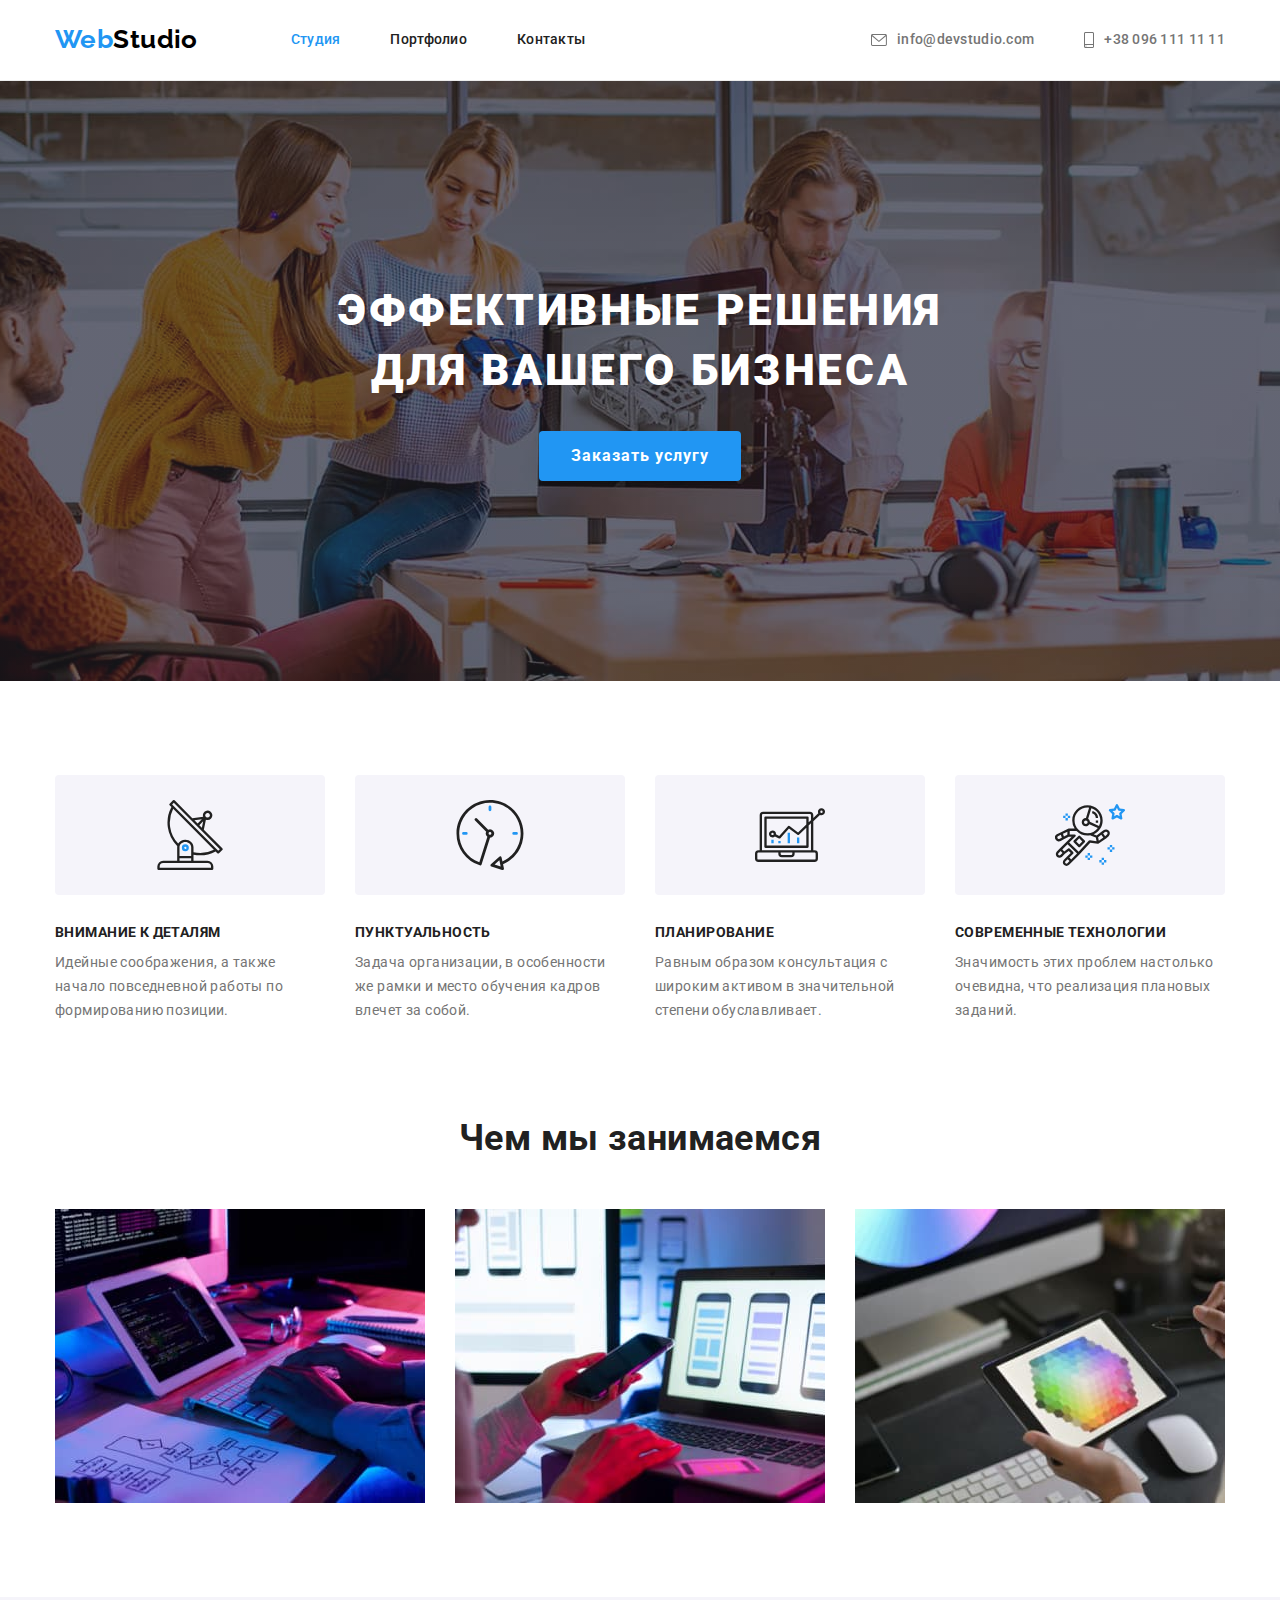
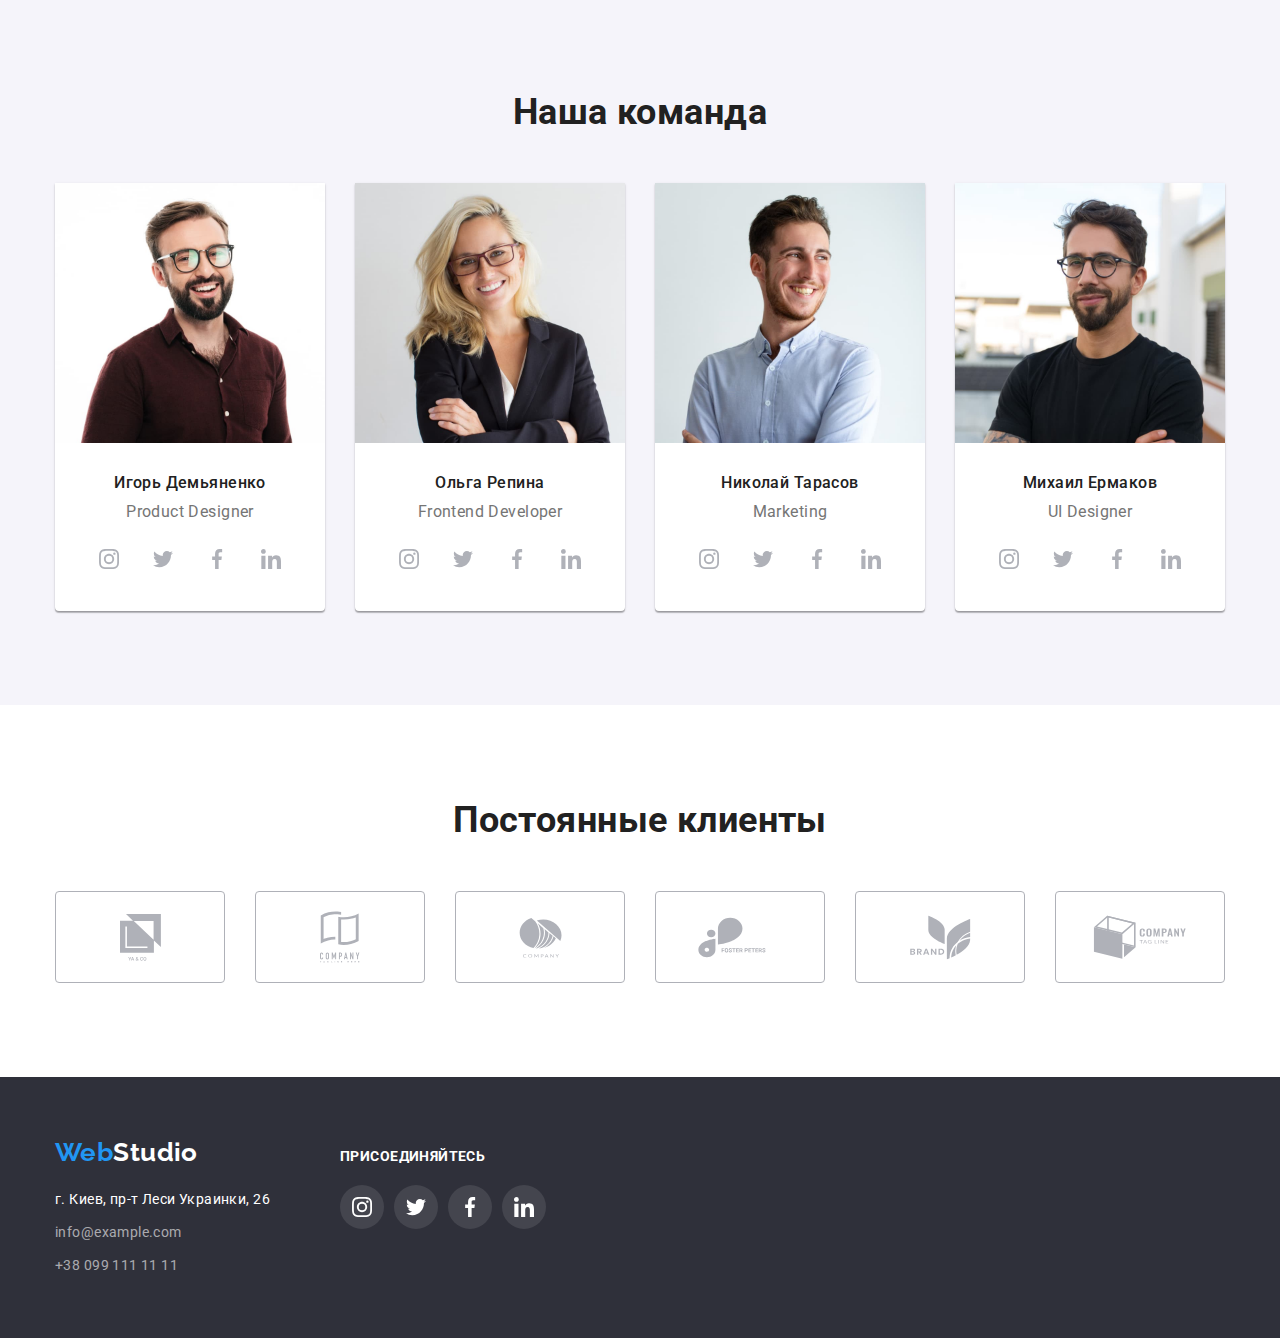
<file: index.html>
<!DOCTYPE html>
<html lang="ru">
<head>
    <meta charset="UTF-8">
    <meta http-equiv="X-UA-Compatible" content="IE=edge">
    <meta name="viewport" content="width=device-width, initial-scale=1.0">
    <title>Студия</title>
    <link rel="preconnect" href="https://fonts.googleapis.com">
    <link rel="preconnect" href="https://fonts.gstatic.com" crossorigin>
    <link href="https://fonts.googleapis.com/css2?family=Raleway:wght@700&family=Roboto:wght@400;500;700;900&display=swap"
        rel="stylesheet">
    <link rel="stylesheet" href="https://cdnjs.cloudflare.com/ajax/libs/modern-normalize/1.1.0/modern-normalize.min.css">
    <link rel="stylesheet" href="./css/styles.css"/>
</head>
<body>
    <header>
        <div class="container header">
            <nav class="nav"><a href="./index.html" class="logo logo-black"><span class="accent">Web</span>Studio</a>            
                <ul class="nav-list">
                    <li><a href="./index.html" class="nav-link current">Студия</a> </li>
                    <li><a href="./portfolio.html" class="nav-link">Портфолио</a> </li>
                    <li><a href="#" class="nav-link">Контакты</a> </li>
                </ul>
            </nav>
            <ul class="contact">
                <li>
                    <a href="mailto:info@devstudio.com" class="contacts-link">
                        <svg class="envelope" width="16" height="12">
                            <use href="./img/symbol-defs.svg#envelope"></use>
                        </svg>
                        info@devstudio.com</a>
                </li>
                <li>
                    <a href="tel:+380961111111" class="contacts-link">
                        <svg class="smartphone" width="10" height="16">
                            <use href="./img/symbol-defs.svg#smartphone"></use>
                        </svg>
                        +38 096 111 11 11</a>
                </li>
            </ul>  
        </div>
    </header>
    <main>
        <!-- Секція Hero -->
        <section class="hero overlay">
            <div class="container">
                <h1 class="main-title">Эффективные решения для вашего бизнеса</h1>
                <button type="button" class="main-button">
                    Заказать услугу
                </button>                
            </div>           
        </section>
        <!-- Наші особливості -->
        <section class="features section">
            <div class="container">
                <h2 class="visually-hidden">Наши особенности</h2>
                <ul class="feature-list">
                    <li>
                        <div class="feature-box">
                            <svg class="antenna" width="70" height="70">
                                <use href="./img/symbol-defs.svg#antenna"></use>
                            </svg>
                        </div>
                        <h3 class="feature-title">Внимание к деталям</h3>
                        <p class="feature-text">Идейные соображения, а также начало повседневной работы по формированию позиции.</p>
                    </li>
                    <li>
                        <div class="feature-box">
                            <svg class="clock" width="70" height="70">
                                <use href="./img/symbol-defs.svg#clock"></use>
                            </svg>
                        </div>
                        <h3 class="feature-title">Пунктуальность</h3>
                        <p class="feature-text">Задача организации, в особенности же рамки и место обучения кадров влечет за собой.</p>
                    </li>
                    <li>
                        <div class="feature-box">
                            <svg class="diagram" width="70" height="70">
                                <use href="./img/symbol-defs.svg#diagram"></use>
                            </svg>
                        </div>
                        <h3 class="feature-title">Планирование</h3>
                        <p class="feature-text">Равным образом консультация с широким активом в значительной степени обуславливает.</p>
                    </li>
                    <li>
                        <div class="feature-box">
                            <svg class="astronaut" width="70" height="70">
                                <use href="./img/symbol-defs.svg#astronaut"></use>
                            </svg>
                        </div>
                        <h3 class="feature-title">Современные технологии</h3>
                        <p class="feature-text">Значимость этих проблем настолько очевидна, что реализация плановых заданий.</p>
                    </li>
                </ul>
            </div>
        </section>
        <!-- чим ми займаємось -->
        <section class="section works">
            <div class="container">
                <h2 class="secondary-title">Чем мы занимаемся</h2>
                <ul class="works-list">
                    <li>
                        <!-- Чи є фото посиланням -->
                        <!-- <a href="#">
                        <img src="/img/box1.jpg" alt="Верстка сайтов" width="370">
                        </a> -->
                        <img src="./img/box1.jpg" alt="Верстка сайтов" width="370" class="no-gap">
                    </li>
                    <li>
                        <img src="./img/box2.jpg" alt="Создание мобильных приложений" width="370" class="no-gap">
                    </li>
                    <li>
                        <img src="./img/box3.jpg" alt="Разработка дизайна" width="370" class="no-gap">
                    </li>
                </ul>
            </div>
        </section>
        <!-- наша команда -->
        <section class="team section">
            <div class="container">
                <h2 class="secondary-title">Наша команда</h2>
                <ul class="team-list">
                    <li class="team-link">
                        <img src="./img/team1.jpg" alt="Игорь Демьяненко" width="270">
                        <h3 class="team-title">Игорь Демьяненко</h3>
                        <p class="team-text">Product Designer</p>

                        <ul>
                            <li class="team-social">
                                <a href="#">
                                    <svg class="instagram" width="20" height="20">
                                        <use href="./img/symbol-defs.svg#instagram"></use>
                                    </svg>
                                </a>
                            </li>
                            <li class="team-social">
                                <a href="#">
                                    <svg class="twitter" width="20" height="20">
                                        <use href="./img/symbol-defs.svg#twitter"></use>
                                    </svg>
                                </a>
                            </li>
                            <li class="team-social">
                                <a href="#">
                                    <svg class="facebook" width="20" height="20">
                                        <use href="./img/symbol-defs.svg#facebook"></use>
                                    </svg>
                                </a>
                            </li>
                            <li class="team-social">
                                <a href="#">
                                    <svg class="linkedin" width="20" height="20">
                                        <use href="./img/symbol-defs.svg#linkedin"></use>
                                    </svg>
                                </a>
                            </li>
                        </ul>
                    </li>
                    <li class="team-link">
                        <img src="./img/team2.jpg" alt="Ольга Репина" width="270">
                        <h3 class="team-title">Ольга Репина</h3>
                        <p class="team-text">Frontend Developer</p>
                        <ul>
                            <li class="team-social">
                                <a href="#">
                                    <svg class="instagram" width="20" height="20">
                                        <use href="./img/symbol-defs.svg#instagram"></use>
                                    </svg>
                                </a>
                            </li>
                            <li class="team-social">
                                <a href="#">
                                    <svg class="twitter" width="20" height="20">
                                        <use href="./img/symbol-defs.svg#twitter"></use>
                                    </svg>
                                </a>
                            </li>
                            <li class="team-social">
                                <a href="#">
                                    <svg class="facebook" width="20" height="20">
                                        <use href="./img/symbol-defs.svg#facebook"></use>
                                    </svg>
                                </a>
                            </li>
                            <li class="team-social">
                                <a href="#">
                                    <svg class="linkedin" width="20" height="20">
                                        <use href="./img/symbol-defs.svg#linkedin"></use>
                                    </svg>
                                </a>
                            </li>
                        </ul>
                    </li>
                    <li class="team-link">
                        <img src="./img/team3.jpg" alt="Николай Тарасов" width="270">
                        <h3 class="team-title">Николай Тарасов</h3>
                        <p class="team-text">Marketing</p>
                        <ul>
                            <li class="team-social">
                                <a href="#">
                                    <svg class="instagram" width="20" height="20">
                                        <use href="./img/symbol-defs.svg#instagram"></use>
                                    </svg>
                                </a>
                            </li>
                            <li class="team-social">
                                <a href="#">
                                    <svg class="twitter" width="20" height="20">
                                        <use href="./img/symbol-defs.svg#twitter"></use>
                                    </svg>
                                </a>
                            </li>
                            <li class="team-social">
                                <a href="#">
                                    <svg class="facebook" width="20" height="20">
                                        <use href="./img/symbol-defs.svg#facebook"></use>
                                    </svg>
                                </a>
                            </li>
                            <li class="team-social">
                                <a href="#">
                                    <svg class="linkedin" width="20" height="20">
                                        <use href="./img/symbol-defs.svg#linkedin"></use>
                                    </svg>
                                </a>
                            </li>
                        </ul>
                    </li>
                    <li class="team-link">
                        <img src="./img/team4.jpg" alt="Михаил Ермаков" width="270">
                        <h3 class="team-title">Михаил Ермаков</h3>
                        <p class="team-text">UI Designer</p>
                        <ul>
                            <li class="team-social">
                                <a href="#">
                                    <svg class="instagram" width="20" height="20">
                                        <use href="./img/symbol-defs.svg#instagram"></use>
                                    </svg>
                                </a>
                            </li>
                            <li class="team-social">
                                <a href="#">
                                    <svg class="twitter" width="20" height="20">
                                        <use href="./img/symbol-defs.svg#twitter"></use>
                                    </svg>
                                </a>
                            </li>
                            <li class="team-social">
                                <a href="#">
                                    <svg class="facebook" width="20" height="20">
                                        <use href="./img/symbol-defs.svg#facebook"></use>
                                    </svg>
                                </a>
                            </li>
                            <li class="team-social">
                                <a href="#">
                                    <svg class="linkedin" width="20" height="20">
                                        <use href="./img/symbol-defs.svg#linkedin"></use>
                                    </svg>
                                </a>
                            </li>
                        </ul>
                    </li>
                </ul>
            </div>
        </section>

        <!-- постійні клієнти -->
        <section class="section">
            <div class="container">
                <h2 class="secondary-title">Постоянные клиенты</h2>
                <ul class="clients-list">
                    <li class="clients-item">
                        <a href="#">
                            <svg class="client1" width="41" height="47">
                                <use href="./img/symbol-defs.svg#client1"></use>
                            </svg>
                        </a>
                    </li>
                    <li class="clients-item">
                        <a href="#">
                            <svg class="client2" width="40" height="52">
                                <use href="./img/symbol-defs.svg#client2"></use>
                            </svg>
                        </a>
                    </li>
                    <li class="clients-item">
                        <a href="#">
                            <svg class="client3" width="43" height="41">
                                <use href="./img/symbol-defs.svg#client3"></use>
                            </svg>
                        </a>
                    </li>
                    <li class="clients-item">
                        <a href="#">
                            <svg class="client4" width="84" height="41">
                                <use href="./img/symbol-defs.svg#client4"></use>
                            </svg>
                        </a>
                    </li>
                    <li class="clients-item">
                        <a href="#">
                            <svg class="client5" width="63" height="45">
                                <use href="./img/symbol-defs.svg#client5"></use>
                            </svg>
                        </a>
                    </li>
                    <li class="clients-item">
                        <a href="#">
                            <svg class="client6" width="94" height="44">
                                <use href="./img/symbol-defs.svg#client6"></use>
                            </svg>
                        </a>
                    </li>
                </ul>                
            </div>
        </section>
    </main>
    <footer>
        <div class="container footer-box">
            <div class="footer-contacts">
                <a href="./index.html" class="logo logo-white"><span class="accent">Web</span>Studio</a>
                <address class="address">
                    <ul>
                        <li>г. Киев, пр-т Леси Украинки, 26</li>
                        <li><a href="mailto:info@example.com" class="address-link">info@example.com</a></li>
                        <li><a href="tel:+380991111111" class="address-link">+38 099 111 11 11</a></li>
                    </ul>
                </address>
            </div>
            <div class="footer-stbox">
                <strong>присоединяйтесь</strong>
                <ul class="footer-list">
                    <li class="footer-social">
                        <a href="#">
                            <svg class="instagram" width="20" height="20">
                                <use href="./img/symbol-defs.svg#instagram"></use>
                            </svg>
                        </a>
                    </li>
                    <li class="footer-social">
                        <a href="#">
                            <svg class="twitter" width="20" height="20">
                                <use href="./img/symbol-defs.svg#twitter"></use>
                            </svg>
                        </a>
                    </li>
                    <li class="footer-social">
                        <a href="#">
                            <svg class="facebook" width="20" height="20">
                                <use href="./img/symbol-defs.svg#facebook"></use>
                            </svg>
                        </a>
                    </li>
                    <li class="footer-social">
                        <a href="#">
                            <svg class="linkedin" width="20" height="20">
                                <use href="./img/symbol-defs.svg#linkedin"></use>
                            </svg>
                        </a>
                    </li>
                </ul>
            </div>  
        </div>
    </footer>    
</body>
</html>
</file>
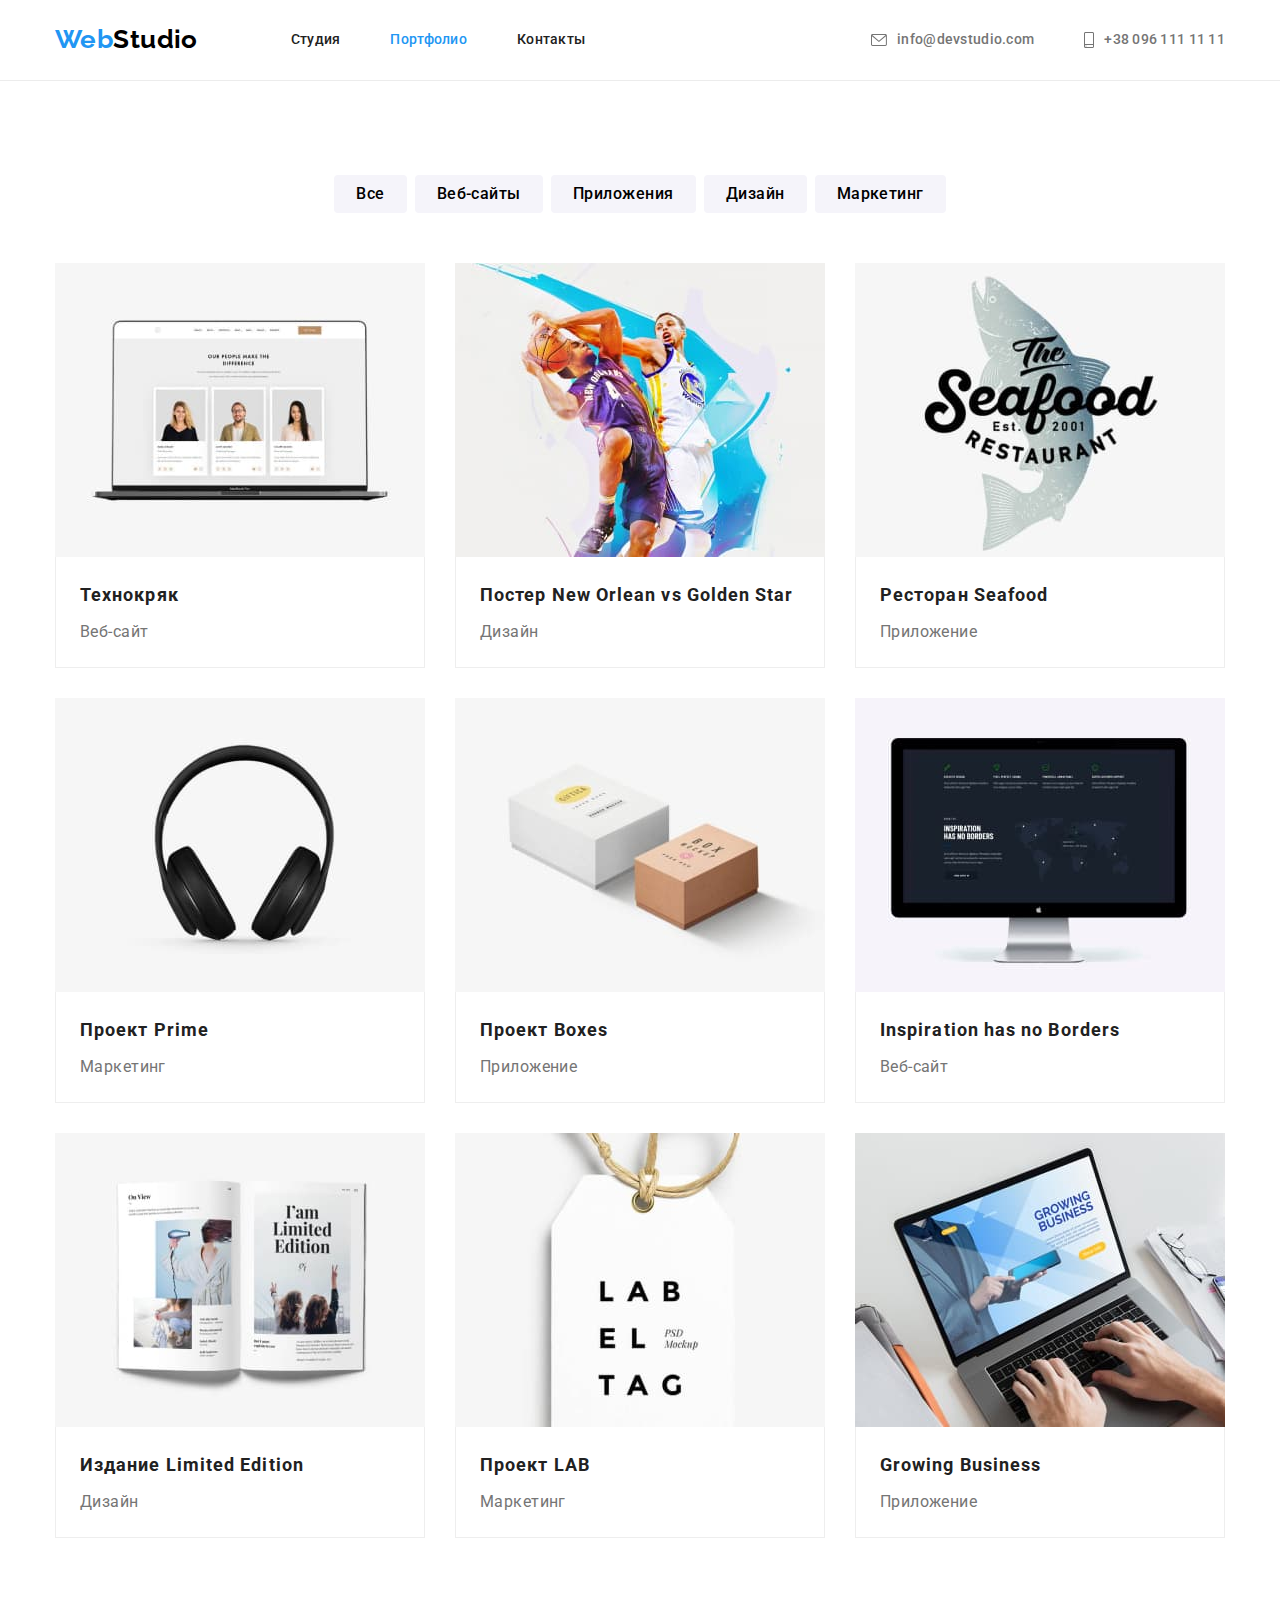
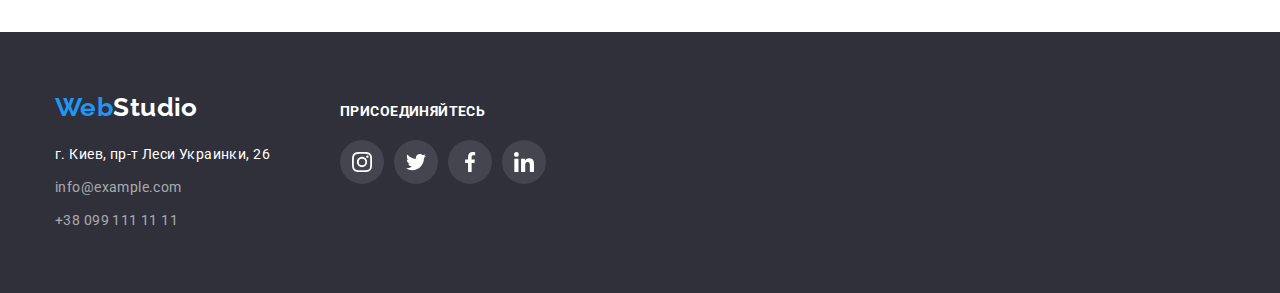
<file: portfolio.html>
<!DOCTYPE html>
<html lang="ru">

<head>
    <meta charset="UTF-8">
    <meta http-equiv="X-UA-Compatible" content="IE=edge">
    <meta name="viewport" content="width=device-width, initial-scale=1.0">
    <title>Студия-Портфолио</title>
    <link rel="preconnect" href="https://fonts.googleapis.com">
    <link rel="preconnect" href="https://fonts.gstatic.com" crossorigin>
    <link href="https://fonts.googleapis.com/css2?family=Raleway:wght@700&family=Roboto:wght@400;500;700;900&display=swap"
        rel="stylesheet">
    <link rel="stylesheet" href="https://cdnjs.cloudflare.com/ajax/libs/modern-normalize/1.1.0/modern-normalize.min.css">
    <link rel="stylesheet" href="./css/styles.css"/>
</head>

<body>
    <header>
        <div class="container header">
            <nav class="nav"><a href="./index.html" class="logo logo-black"><span class="accent">Web</span>Studio</a>            
                <ul class="nav-list">
                    <li><a href="./index.html" class="nav-link">Студия</a> </li>
                    <li><a href="./portfolio.html" class="nav-link current">Портфолио</a> </li>
                    <li><a href="#" class="nav-link">Контакты</a> </li>
                </ul>
            </nav>
            <ul class="contact">
                <li>
                    <a href="mailto:info@devstudio.com" class="contacts-link">
                        <svg class="envelope" width="16" height="12">
                            <use href="./img/symbol-defs.svg#envelope"></use>
                        </svg>
                        info@devstudio.com</a>
                </li>
                <li>
                    <a href="tel:+380961111111" class="contacts-link">
                        <svg class="smartphone" width="10" height="16">
                            <use href="./img/symbol-defs.svg#smartphone"></use>
                        </svg>
                        +38 096 111 11 11</a>
                </li>
            </ul>  
        </div>
    </header>
    <main>
        <section class="section">
            <div class="container">
                <h1 class="visually-hidden">Наши проекты</h1>
                <!-- Фільтр -->
                <ul class="filter">
                    <li><button type="button" class="button-filter">Все</button></li>
                    <li><button type="button" class="button-filter">Веб-сайты</button></li>
                    <li><button type="button" class="button-filter">Приложения</button></li>
                    <li><button type="button" class="button-filter">Дизайн</button></li>
                    <li><button type="button" class="button-filter">Маркетинг</button></li>
                </ul>                
                <!-- Елементи фільтру -->
                <ul class="project-items">
                    <li>
                        <a href="#" class="project-link">
                            <img src="./img/2-1.jpg" alt="Веб-сайт Технокряк" width="370">
                            <div class="project-link-container">
                                <h2 class="project-title">Технокряк</h2>
                                <p class="project-text">Веб-сайт</p>
                            </div>
                        </a>
                    </li>
                    <li>
                        <a href="#" class="project-link">
                            <img src="./img/2-2.jpg" alt="Постер с баскетболистами" width="370">
                            <div class="project-link-container">
                                <h2 class="project-title">Постер New Orlean vs Golden Star</h2>
                                <p class="project-text">Дизайн</p>
                            </div>
                        </a>
                    </li>
                    <li>
                        <a href="#" class="project-link">
                            <img src="./img/2-3.jpg" alt="Эмблема ресторана Seafood" width="370">
                            <div class="project-link-container">
                                <h2 class="project-title">Ресторан Seafood</h2>
                                <p class="project-text">Приложение</p>
                            </div>
                        </a>
                    </li>
                    <li>
                        <a href="#" class="project-link">
                            <img src="./img/2-4.jpg" alt="Наушники" width="370">
                            <div class="project-link-container">
                                <h2 class="project-title">Проект Prime</h2>
                                <p class="project-text">Маркетинг</p>
                            </div>
                        </a>
                    </li>
                    <li>
                        <a href="#" class="project-link">
                            <img src="./img/2-5.jpg" alt="Две коробки" width="370">
                            <div class="project-link-container">
                                <h2 class="project-title">Проект Boxes</h2>
                                <p class="project-text">Приложение</p>
                            </div>
                        </a>
                    </li>
                    <li>
                        <a href="#" class="project-link">
                            <img src="./img/2-6.jpg" alt="Монитор" width="370">
                            <div class="project-link-container">
                                <h2 class="project-title">Inspiration has no Borders</h2>
                                <p class="project-text">Веб-сайт</p>
                            </div>
                        </a>
                    </li>
                    <li>
                        <a href="#" class="project-link">
                            <img src="./img/2-7.jpg" alt="Журнал" width="370">
                            <div class="project-link-container">
                                <h2 class="project-title">Издание Limited Edition</h2>
                                <p class="project-text">Дизайн</p>
                            </div>
                        </a>
                    </li>
                    <li>
                        <a href="#" class="project-link">
                            <img src="./img/2-8.jpg" alt="Этикетка" width="370">
                            <div class="project-link-container">
                                <h2 class="project-title">Проект LAB</h2>
                                <p class="project-text">Маркетинг</p>
                            </div>
                        </a>
                    </li>
                    <li>
                        <a href="#" class="project-link">
                            <img src="./img/2-9.jpg" alt="Ноутбук" width="370">
                            <div class="project-link-container">
                                <h2 class="project-title">Growing Business</h2>
                                <p class="project-text">Приложение</p>
                            </div>
                        </a>
                    </li>
                </ul>
            </div>
        </section>        
    </main>    
    <footer>
        <div class="container footer-box">
            <div class="footer-contacts">
                <a href="./index.html" class="logo logo-white"><span class="accent">Web</span>Studio</a>
                <address class="address">
                    <ul>
                        <li>г. Киев, пр-т Леси Украинки, 26</li>
                        <li><a href="mailto:info@example.com" class="address-link">info@example.com</a></li>
                        <li><a href="tel:+380991111111" class="address-link">+38 099 111 11 11</a></li>
                    </ul>
                </address>
            </div>
            <div class="footer-stbox">
                <strong>присоединяйтесь</strong>
                <ul class="footer-list">
                    <li class="footer-social">
                        <a href="#">
                            <svg class="instagram" width="20" height="20">
                                <use href="./img/symbol-defs.svg#instagram"></use>
                            </svg>
                        </a>
                    </li>
                    <li class="footer-social">
                        <a href="#">
                            <svg class="twitter" width="20" height="20">
                                <use href="./img/symbol-defs.svg#twitter"></use>
                            </svg>
                        </a>
                    </li>
                    <li class="footer-social">
                        <a href="#">
                            <svg class="facebook" width="20" height="20">
                                <use href="./img/symbol-defs.svg#facebook"></use>
                            </svg>
                        </a>
                    </li>
                    <li class="footer-social">
                        <a href="#">
                            <svg class="linkedin" width="20" height="20">
                                <use href="./img/symbol-defs.svg#linkedin"></use>
                            </svg>
                        </a>
                    </li>
                </ul>
            </div>  
        </div>
    </footer>  
</body>

</html>
</file>
<file: css/styles.css>
.visually-hidden {
  position: absolute;
  width: 1px;
  height: 1px;
  margin: -1px;
  border: 0;
  padding: 0;
  
  white-space: nowrap;
  clip-path: inset(100%);
  clip: rect(0 0 0 0);
  overflow: hidden;
}

:root {
  --primary-text-color: #212121;
  --secondary-text-color: #757575;
  --primary-white-color: #FFFFFF;
  --accent-colour: #2196F3;
  --footer-gray: rgba(255, 255, 255, 0.6);
  --main-background: #FFFFFF;
  --secondary-background: #2F303A;
  --alternative-background: #F5F4FA;
  --logo-black: #000000;
}

/* font-family: 'Raleway',
sans-serif;

font-family: 'Roboto',
sans-serif; */

ul {
  list-style: none;
  margin: 0;
  padding-left: 0;
}
h1, h2, h3, h4, h5, p {
  margin: 0;
}

a {
  text-decoration: none;
}

img {
	display: block;
	max-width: 100%;
	height: auto;
}


body {
  font-family: 'Roboto', sans-serif;
  letter-spacing: 0.03em;
  font-size: 14px;
  /* font-style: normal; */
  /* font-weight: 400; */
  color: var(--primary-text-color);
  background-color: var(--main-background);  
}

.container {
  width: 1200px;
  padding-left: 15px;
  padding-right: 15px;
  margin-left: auto;
  margin-right: auto;
}
.section {
  padding-top: 94px;
  padding-bottom: 94px;
}

/* Header-styles */

.header {
  display: flex;
  align-items: center;
}

.nav{display: flex;}

.nav-list {
  display: flex;
  align-items: center;
}
.nav-list> li:not(:last-child) {
  margin-right: 50px;
}

.contact>li:not(:last-child) {
  margin-right: 50px;
}

.contact {
  display: flex;
  margin-left: auto;
}

.nav .logo {
  padding-top: 24px;
  padding-bottom: 25px;
  margin-right: 93px;
}

header {
  border-bottom: 1px solid #ECECEC;
}

.logo {
  font-family: 'Raleway',
  sans-serif;
  font-weight: 700;
  font-size: 26px;
  line-height: 1.19;
}
.logo-black {
  color: var(--logo-black);
}
.logo-white {
  color: var(--primary-white-color)
}
.logo .accent {
  color: var(--accent-colour);
}

.nav-link {
  font-weight: 500;
  line-height: 1.14;
  letter-spacing: 0.02em;
  
  color: var(--primary-text-color);
}
.nav-link.current {
  color: var(--accent-colour);
}

.nav-link:hover,
.nav-link:focus,
.contacts-link:hover,
.contacts-link:focus
{
  color: var(--accent-colour);
}

.contacts-link {
  font-weight: 500;
  line-height: 1.14;
  letter-spacing: 0.02em;

  color: var(--secondary-text-color);
}

.contacts-link {
  display: flex;
  align-items: center
}

.envelope,
.smartphone {
  margin-right: 10px;
  fill: currentColor;
}
.envelope:hover
.smartphone:hover {
  fill: var(--accent-colour);
}

/* .contacts-link::before {
  content: "";
  background-image: url(../img/envelope.svg);
  background-size: contain;
  width: 16px;
  height: 12px;
  display: inline-block;
  margin-right: 20px;
} */

/* HERO */

.hero {
  text-align: center;
  padding: 200px 0;
  background-color: var(--secondary-background);
}
.overlay {
  height: 600px;
  max-width: 1600px;
  margin-left: auto;
  margin-right: auto;

  background-size: cover;
  background-repeat: no-repeat;
  background-position: center;

  background-image: linear-gradient(to right, rgba(47, 48, 58, 0.4),
  rgba(47, 48, 58, 0.4)  
  ), url(../img/Img-bg.jpg)

}

.main-title {
  width: 700px;
  margin-left: auto;
  margin-right: auto;
  margin-bottom: 30px;

  font-weight: 900;
  font-size: 44px;
  line-height: 1.36;
  text-align: center;
  letter-spacing: 0.06em;
  text-transform: uppercase;

  color: var(--primary-white-color);
}
.main-button {
  font-weight: 700;
  font-size: 16px;
  line-height: 1.88;
  text-align: center;
  letter-spacing: 0.06em;

  border: 0;
  border-radius: 4px;
  padding: 10px 32px;
  display: inline-block;
  
  color: var(--primary-white-color);
  background-color: var(--accent-colour);
  box-shadow: 0px 4px 4px rgba(0, 0, 0, 0.15);

  cursor: pointer;
  font-family: inherit;
  font-style: inherit;
}
.main-button:hover {
  background-color: #188CE8;
}

/* Наші особливості */

.feature-list {
  display: flex;
}

.feature-list> li:not(:last-child) {
  margin-right: 30px;
}
.feature-list> li {width: 270px;}

.feature-title {
  font-size: 14px;
  line-height: 1.14;
  text-transform: uppercase;

  margin-bottom: 10px;
}

.feature-text {
  line-height: 1.71;

  color: var(--secondary-text-color);
}

.feature-box {
  width: 270px;
  height: 120px;
  background-color: var(--alternative-background);
  border-radius: 4px;

  display: flex;
  justify-content: center;
  align-items: center;
  margin-bottom: 30px;
}


/* чим ми займаємось */

.works {
  padding-top: 0;
}
.works-list {
  display: flex;
  justify-content: space-between;
}

.no-gap {
  display: block;
}

.secondary-title {
  font-size: 36px;
  line-height: 1.17;
  text-align: center;
  margin-bottom: 50px;
}
/* наша команда */

.team {
  font-size: 16px;
  line-height: 1.19;

  background-color: var(--alternative-background);
}

.team-list {
  display: flex;
  justify-content: space-between;
}

.team-link {
  background-color: var(--main-background);
  text-align: center;

  box-shadow: 0px 1px 3px rgba(0, 0, 0, 0.12), 0px 1px 1px rgba(0, 0, 0, 0.14), 0px 2px 1px rgba(0, 0, 0, 0.2);
    border-radius: 0px 0px 4px 4px;
}

.team-link> img {
  margin-bottom: 30px;
}

.team-title {
  font-weight: 500;
  margin-bottom: 10px;
  font-size: 16px;
}

.team-text {
  color: var(--secondary-text-color);
  margin-bottom: 16px;
}

.team-link > ul {
  display: flex;
  margin-right: 32px;
  margin-left: 32px;
  margin-bottom: 30px;

}

.team-social {
  width: 44px;
  height: 44px;

  fill: #AFB1B8;
}
.team-social:not(:last-child) {
  margin-right: 10px;
}

.team-social a {
  display: flex;
  align-items: center;
  justify-content: center;

  width: 100%;
  height: 100%;
  border-radius: 50%;
}

.team-social a:hover,
.team-social a:focus {
  fill: var(--main-background);
  background-color: var(--accent-colour);
}

/* постійні клієнти */

.clients-list {
  fill: #AFB1B8;
  display: flex;
  justify-content: space-between;
}

.clients-item {
  width: 170px;
  height: 92px;
}
.clients-item > a {
  width: 100%;
  height: 100%;

  border: 1px solid #AFB1B8;
  border-radius: 4px;

  display: flex;
  justify-content: center;
  align-items: center;  
}

.clients-item > a:hover,
.clients-item > a:focus {
  fill: var(--accent-colour);
  border: 1px solid var(--accent-colour);
}


/* footer */
footer {
  background-color: var(--secondary-background);
  padding: 60px 0;
}

.footer-box {
  display: flex;
  align-items: baseline;
}
.footer-contacts {
  margin-right: 70px;
}

.address {
  line-height: 1.71;
  font-style: normal;
  margin-top: 20px;

  color: var(--primary-white-color);
}
.address > ul {
  display: inline-block;
}

.address-link {
  color: var(--footer-gray);
  margin-top: 9px;
  display: inline-block;
}
.address-link:hover,
.address-link:focus {
  color: var(--accent-colour);
}

.footer-stbox strong {
  line-height: 1.14;
  text-transform: uppercase;
  color: var(--primary-white-color);
}

.footer-list{
  display: flex;
  margin-top: 20px;
}

.footer-social {
  width: 44px;
  height: 44px;
  fill: var(--primary-white-color);
}

.footer-social:not(:last-child) {
  margin-right: 10px;
}

.footer-social a {
  display: flex;
  align-items: center;
  justify-content: center;


  width: 100%;
  height: 100%;
  border-radius: 50%;

  background-color: rgba(255, 255, 255, 0.1);
}

.footer-social a:hover,
.footer-social a:focus {
  background-color: var(--accent-colour);
}

/* .team-link > ul {
  display: flex;
  margin-right: 32px;
  margin-left: 32px;
  margin-bottom: 30px;
}

.team-social:not(:last-child) {
  margin-right: 10px;
}

/* portfolio */
/* Фільтр */

.filter {
  display: flex;
  justify-content: center;
  margin-bottom: 50px;
}

.filter> li:not(:last-child) {
  margin-right: 8px;
}

.button-filter {
  font-weight: 500;
  font-size: 16px;
  line-height: 1.62;
  text-align: center;
  letter-spacing: 0.03em;

  background: var(--alternative-background);
  border: 0;
  border-radius: 4px;
  padding: 6px 22px;
  display: inline-block;

  cursor: pointer;
  font-family: inherit;
  font-style: inherit;
}
.button-filter:hover,
.button-filter:focus {
  color: var(--main-background);
  background-color: var(--accent-colour);

  box-shadow: 0px 2px 2px 0px #0000001F;
  box-shadow: 0px 1px 2px 0px #00000014;
  box-shadow: 0px 3px 1px 0px #0000001A;
}
/* < !-- Елементи фільтру --> */

.project-items {
  display: flex;
  flex-wrap: wrap;
  /* justify-content: space-between; */
}

.project-items> li {
  margin-right: 30px;
  margin-bottom: 30px;
  width: calc((100% - 60px) / 3);
  /* gap: 30px; */
}

.project-link {
  display: block;
}

.project-link:hover,
.project-link:focus {
  box-shadow: 0px 4px 4px 0px #00000040;
  ;
}

.project-items> li:nth-child(3n) {
  margin-right: 0px;
}
.project-items> li:nth-last-child(-n+3) {
  margin-bottom: 0px;
}

.project-link-container {
  border-left: 1px solid #EEEEEE;
  border-bottom: 1px solid #EEEEEE;
  border-right: 1px solid #EEEEEE;

  padding: 20px 24px;
}

.project-title {
  font-size: 18px;
  line-height: 2.00;
  letter-spacing: 0.06em;
  color: var(--primary-text-color);
}

.project-text {
  margin-top: 4px;

  font-size: 16px;
  line-height: 1.88;
  color: var(--secondary-text-color);
}
</file>
